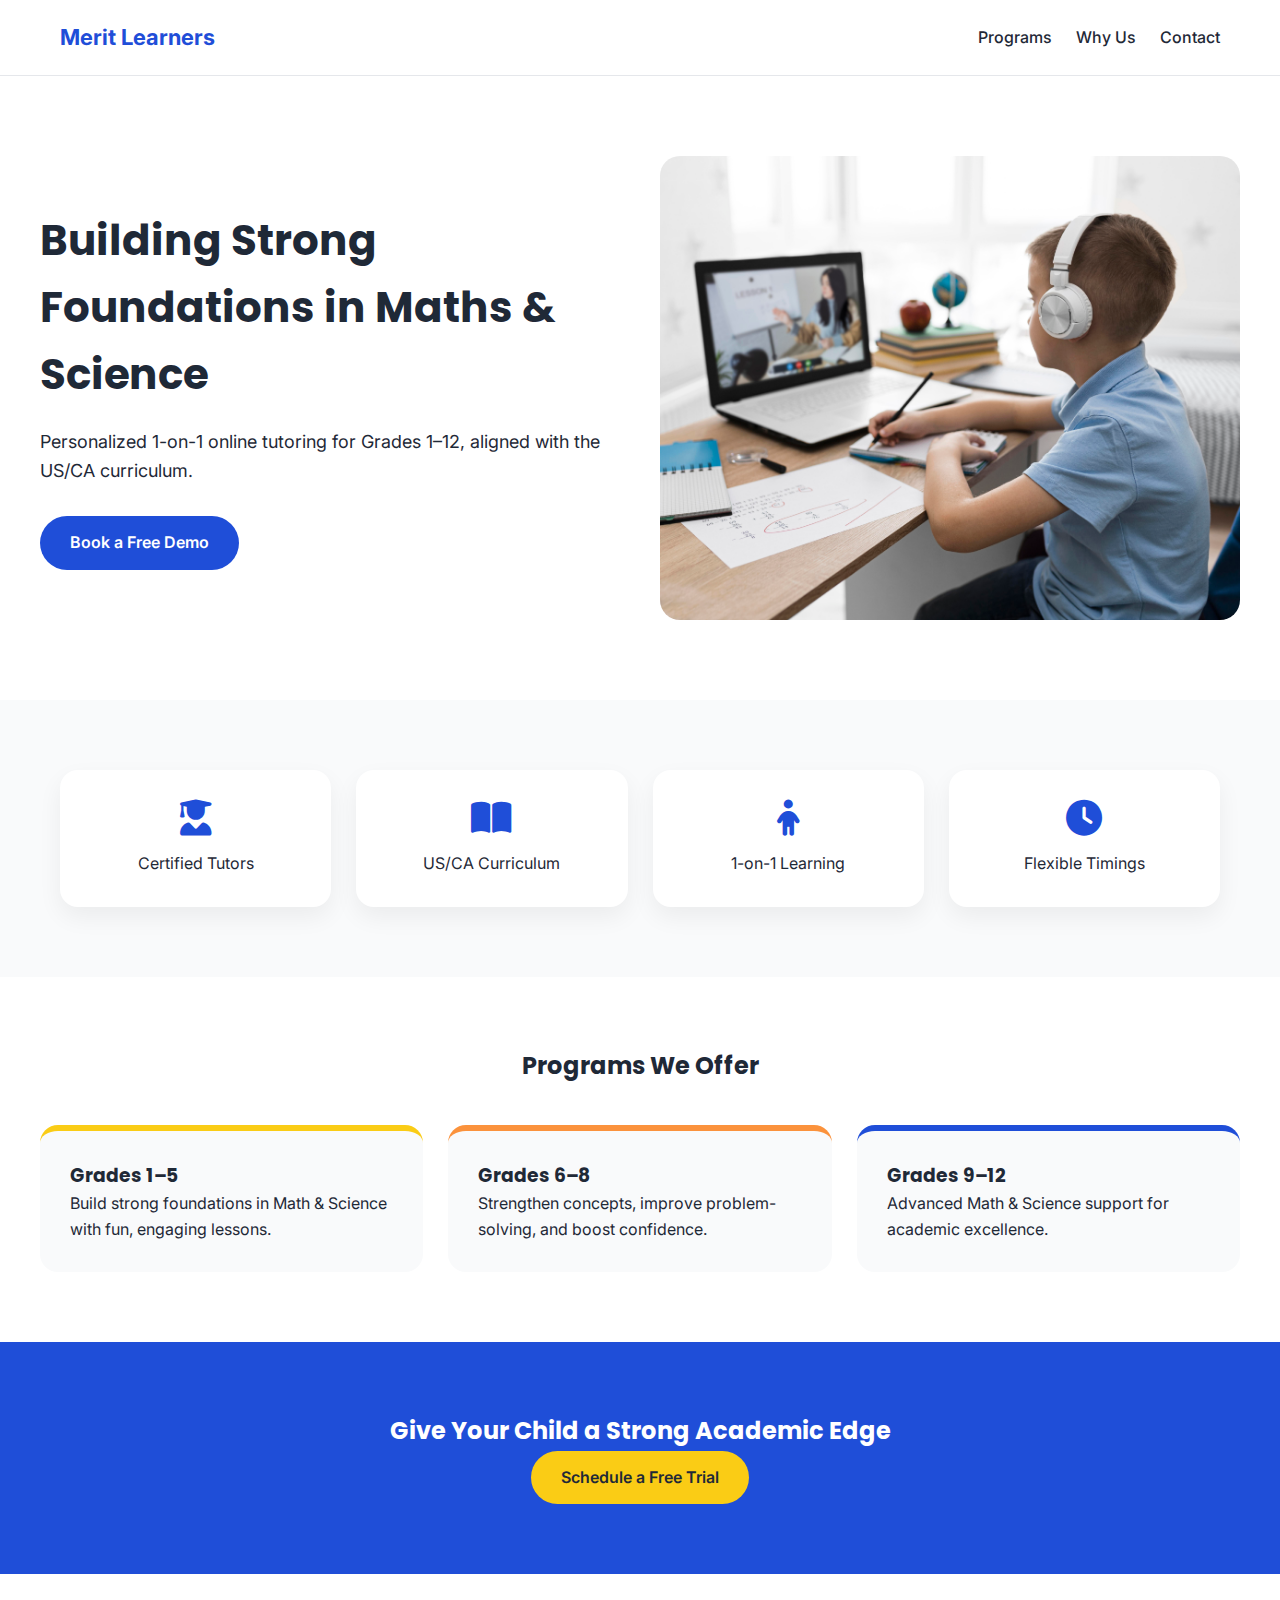
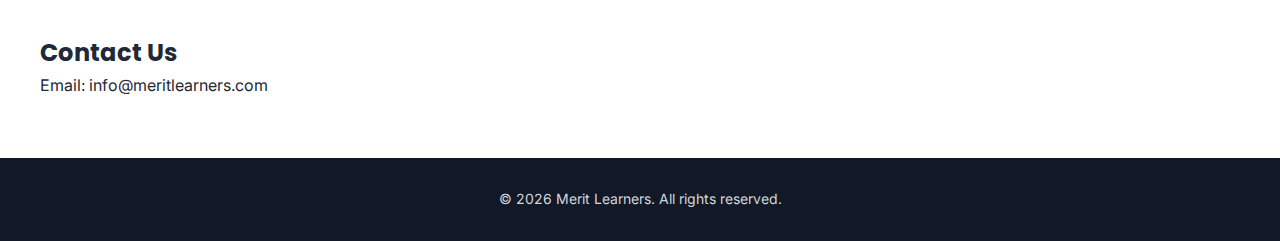
<file: index.html>
<!DOCTYPE html>
<html lang="en">
<head>
  <meta charset="UTF-8" />
  <meta name="viewport" content="width=device-width, initial-scale=1.0" />
  <title>Merit Learners | Online Maths & Science Tutoring</title>

  <!-- Fonts -->
  <link href="https://fonts.googleapis.com/css2?family=Poppins:wght@400;600;700&family=Inter:wght@400;500&display=swap" rel="stylesheet">

  <!-- Icons -->
  <link rel="stylesheet" href="https://cdnjs.cloudflare.com/ajax/libs/font-awesome/6.5.0/css/all.min.css">

  <style>
    :root {
      --primary: #1f4ed8;
      --yellow: #facc15;
      --orange: #fb923c;
      --dark: #1f2937;
      --light: #f9fafb;
    }

    * { margin: 0; padding: 0; box-sizing: border-box; }

    body {
      font-family: 'Inter', sans-serif;
      color: var(--dark);
      line-height: 1.6;
    }

    h1, h2, h3 { font-family: 'Poppins', sans-serif; }

    a { text-decoration: none; }

    .container {
      max-width: 1200px;
      margin: auto;
      padding: 0 20px;
    }

    /* HEADER */
    header {
      padding: 20px 0;
      border-bottom: 1px solid #e5e7eb;
    }

    header .container {
      display: flex;
      justify-content: space-between;
      align-items: center;
    }

    .logo {
      font-size: 22px;
      font-weight: 700;
      color: var(--primary);
    }

    nav a {
      margin-left: 20px;
      color: var(--dark);
      font-weight: 500;
    }

    /* HERO */
    .hero {
      display: grid;
      grid-template-columns: 1fr 1fr;
      gap: 40px;
      align-items: center;
      padding: 80px 0;
    }

    .hero h1 { font-size: 42px; margin-bottom: 20px; }
    .hero p { font-size: 18px; margin-bottom: 30px; }

    .btn {
      display: inline-block;
      background: var(--primary);
      color: white;
      padding: 14px 30px;
      border-radius: 30px;
      font-weight: 600;
      cursor: pointer;
    }

    .hero img {
      width: 100%;
      border-radius: 20px;
    }

    /* FEATURES */
    .features {
      background: var(--light);
      padding: 70px 0;
    }

    .feature-grid {
      display: grid;
      grid-template-columns: repeat(auto-fit, minmax(220px, 1fr));
      gap: 25px;
    }

    .card {
      background: white;
      padding: 30px;
      border-radius: 18px;
      text-align: center;
      box-shadow: 0 10px 25px rgba(0,0,0,0.06);
    }

    .card i {
      font-size: 36px;
      color: var(--primary);
      margin-bottom: 15px;
    }

    /* GRADES */
    .grades { padding: 70px 0; }

    .grade-grid {
      display: grid;
      grid-template-columns: repeat(auto-fit, minmax(260px, 1fr));
      gap: 25px;
    }

    .grade-card {
      padding: 30px;
      border-radius: 18px;
      background: var(--light);
      border-top: 6px solid var(--yellow);
    }

    .grade-card:nth-child(2) { border-color: var(--orange); }
    .grade-card:nth-child(3) { border-color: var(--primary); }

    /* CTA */
    .cta {
      background: var(--primary);
      color: white;
      padding: 70px 20px;
      text-align: center;
    }

    .cta .btn {
      background: var(--yellow);
      color: var(--dark);
    }

    /* FOOTER */
    footer {
      background: #111827;
      color: #d1d5db;
      padding: 30px;
      text-align: center;
      font-size: 14px;
    }

    /* MODAL */
    .modal {
      display: none;
      position: fixed;
      inset: 0;
      background: rgba(0,0,0,0.6);
      z-index: 1000;
    }

    .modal-content {
      background: white;
      max-width: 500px;
      margin: 8% auto;
      padding: 30px;
      border-radius: 16px;
      position: relative;
    }

    .close {
      position: absolute;
      right: 20px;
      top: 15px;
      font-size: 28px;
      cursor: pointer;
    }

    .trial-form {
      display: grid;
      gap: 15px;
    }

    .trial-form input,
    .trial-form select {
      padding: 14px;
      border-radius: 8px;
      border: 1px solid #d1d5db;
      font-size: 16px;
    }

    .trial-form button {
      background: var(--primary);
      color: white;
      padding: 14px;
      border-radius: 30px;
      border: none;
      font-weight: 600;
      cursor: pointer;
    }

    @media (max-width: 768px) {
      .hero {
        grid-template-columns: 1fr;
        text-align: center;
      }
    }
  </style>
</head>

<body>

<header>
  <div class="container">
    <div class="logo">Merit Learners</div>
    <nav>
      <a href="#programs">Programs</a>
      <a href="#why-us">Why Us</a>
      <a href="#contact">Contact</a>
    </nav>
  </div>
</header>

<section class="hero container">
  <div>
    <h1>Building Strong Foundations in Maths & Science</h1>
    <p>Personalized 1-on-1 online tutoring for Grades 1–12, aligned with the US/CA curriculum.</p>
    <a href="https://docs.google.com/forms/d/e/1FAIpQLSctXGGh9S11e9xSKfRraweeL87Kj_fOWJv5KuQ2dE2ONRZOwA/viewform"
   class="btn"
   target="_blank">
  Book a Free Demo
</a>

  </div>
  <img src="images/hero-student.jpg" alt="Online learning student">
</section>

<section class="features" id="why-us">
  <div class="container feature-grid">
    <div class="card"><i class="fa-solid fa-user-graduate"></i><p>Certified Tutors</p></div>
    <div class="card"><i class="fa-solid fa-book-open"></i><p>US/CA Curriculum</p></div>
    <div class="card"><i class="fa-solid fa-child"></i><p>1-on-1 Learning</p></div>
    <div class="card"><i class="fa-solid fa-clock"></i><p>Flexible Timings</p></div>
  </div>
</section>

<section class="grades container" id="programs">
  <h2 style="text-align:center;margin-bottom:40px;">Programs We Offer</h2>

  <div class="grade-grid">
    <div class="grade-card">
      <h3>Grades 1–5</h3>
      <p>
        Build strong foundations in Math & Science with fun, engaging lessons.
      </p>
    </div>

    <div class="grade-card">
      <h3>Grades 6–8</h3>
      <p>
        Strengthen concepts, improve problem-solving, and boost confidence.
      </p>
    </div>

    <div class="grade-card">
      <h3>Grades 9–12</h3>
      <p>
        Advanced Math & Science support for academic excellence.
      </p>
    </div>
  </div>
</section>

  </div>
</section>

<section class="cta">
  <h2>Give Your Child a Strong Academic Edge</h2>
  <a href="https://docs.google.com/forms/d/e/1FAIpQLSctXGGh9S11e9xSKfRraweeL87Kj_fOWJv5KuQ2dE2ONRZOwA/viewform"
   class="btn"
   target="_blank">
  Schedule a Free Trial
</a>

</section>

<section class="container" id="contact" style="padding:60px 0;">
  <h2>Contact Us</h2>
  <p>Email: info@meritlearners.com</p>
</section>

<footer>
  © 2026 Merit Learners. All rights reserved.
</footer>

<!-- MODAL -->
<div id="trialModal" class="modal">
  <div class="modal-content">
    <span class="close" onclick="closeModal()">&times;</span>
    <h2>Book a Free Trial Class</h2>

    <form class="trial-form"
  action="https://docs.google.com/forms/d/e/1FAIpQLSctXGGh9S11e9xSKfRraweeL87Kj_fOWJv5KuQ2dE2ONRZOwA/formResponse"
  method="POST"
  target="hidden_iframe"
  onsubmit="showSuccess();">

  <input name="entry.2005620554" placeholder="Student Name" required>

  <!-- GRADE (TEXT INPUT – NOT DROPDOWN) -->
  <input name="entry.1045781291"
         placeholder="Grade (e.g. Grades 1-5 / 6-8 / 9-12)"
         required>

  <!-- SUBJECT (TEXT INPUT – NOT DROPDOWN) -->
  <input name="entry.1065046570"
         placeholder="Subject (Maths / Science / Both)"
         required>

  <input type="email"
         name="entry.1166974658"
         placeholder="Parent Email"
         required>

  <input type="tel"
         name="entry.839337160"
         placeholder="Contact Number"
         required>

  <button type="submit">Book Free Trial</button>
</form>

<iframe name="hidden_iframe" style="display:none;"></iframe>

    <p id="successMessage" style="display:none; color:green; text-align:center; margin-top:15px;">
      ✅ Thank you! We will contact you shortly.
    </p>
  </div>
</div>

<script>
function showSuccess() {
  setTimeout(() => {
    document.querySelector(".trial-form").style.display = "none";
    document.getElementById("successMessage").style.display = "block";
  }, 800);
}
</script>


</body>
</html>
</file>
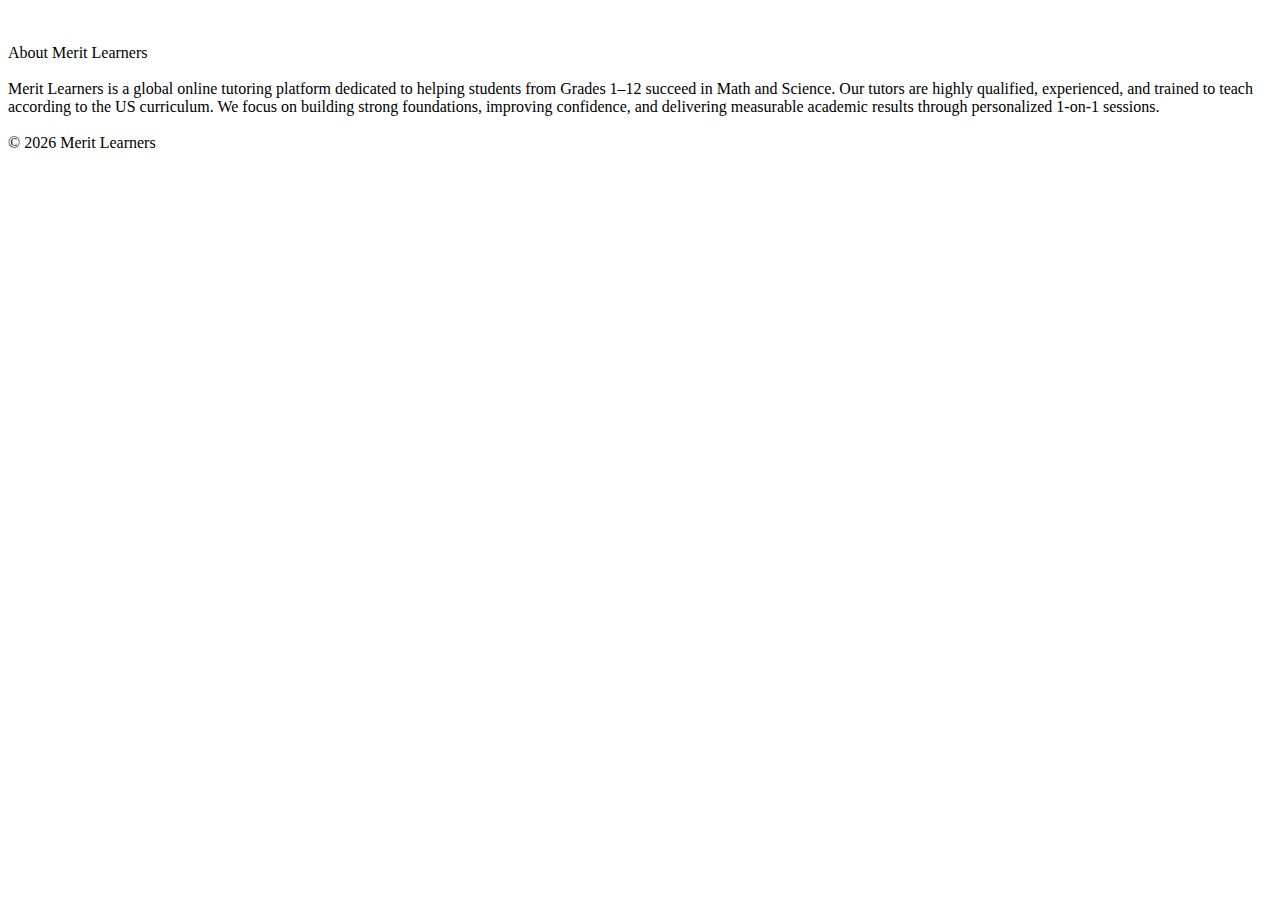
<file: about.html>
<!DOCTYPE html>
<link rel="stylesheet" href="css/style.css">
<br><br>
About Merit Learners
<br><br>
Merit Learners is a global online tutoring platform dedicated to helping students from Grades 1–12 succeed in Math and Science. Our tutors are highly qualified, experienced, and trained to teach according to the US curriculum.
We focus on building strong foundations, improving confidence, and delivering measurable academic results through personalized 1‑on‑1 sessions.
<br><br>
© 2026 Merit Learners
</file>
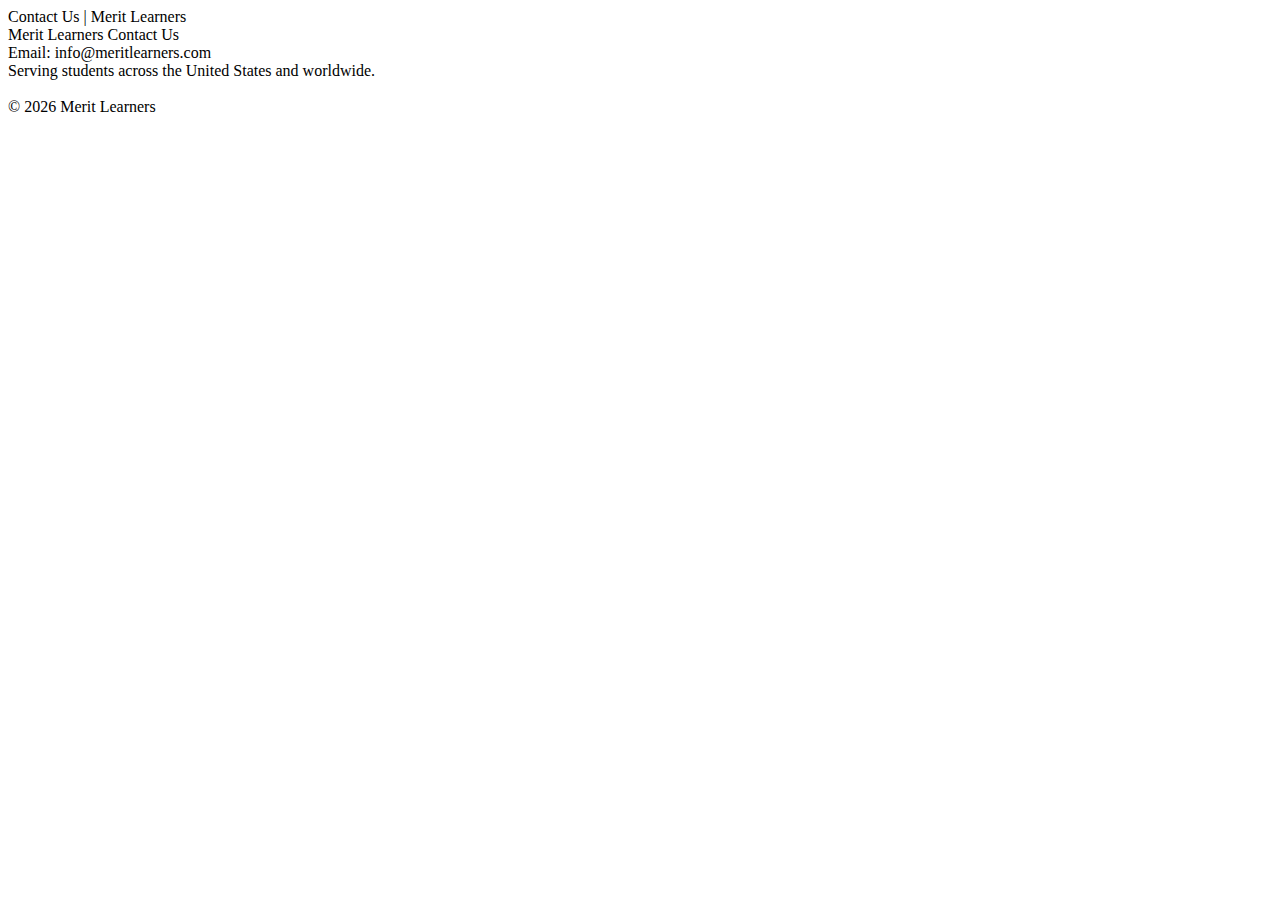
<file: contact.html>
<!DOCTYPE html>
Contact Us | Merit Learners
<br>
Merit Learners
Contact Us
<br>
Email: info@meritlearners.com
<br>
Serving students across the United States and worldwide.
<br> <br>
© 2026 Merit Learners
</file>
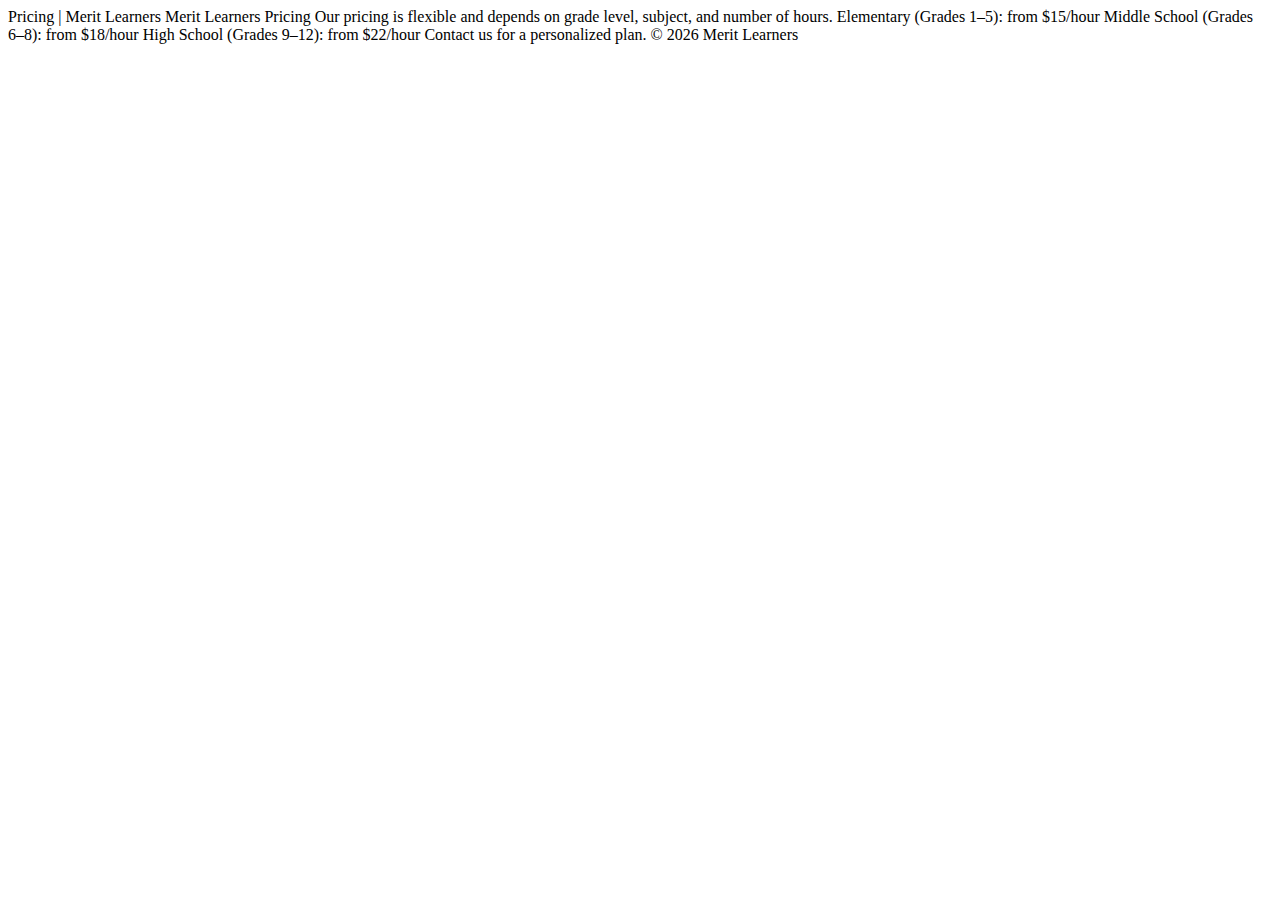
<file: pricing.html>
<!DOCTYPE html>
<link rel="stylesheet" href="css/style.css">
Pricing | Merit Learners

Merit Learners
Pricing
Our pricing is flexible and depends on grade level, subject, and number of hours.
Elementary (Grades 1–5): from $15/hour
Middle School (Grades 6–8): from $18/hour
High School (Grades 9–12): from $22/hour
Contact us for a personalized plan.
© 2026 Merit Learners
</file>
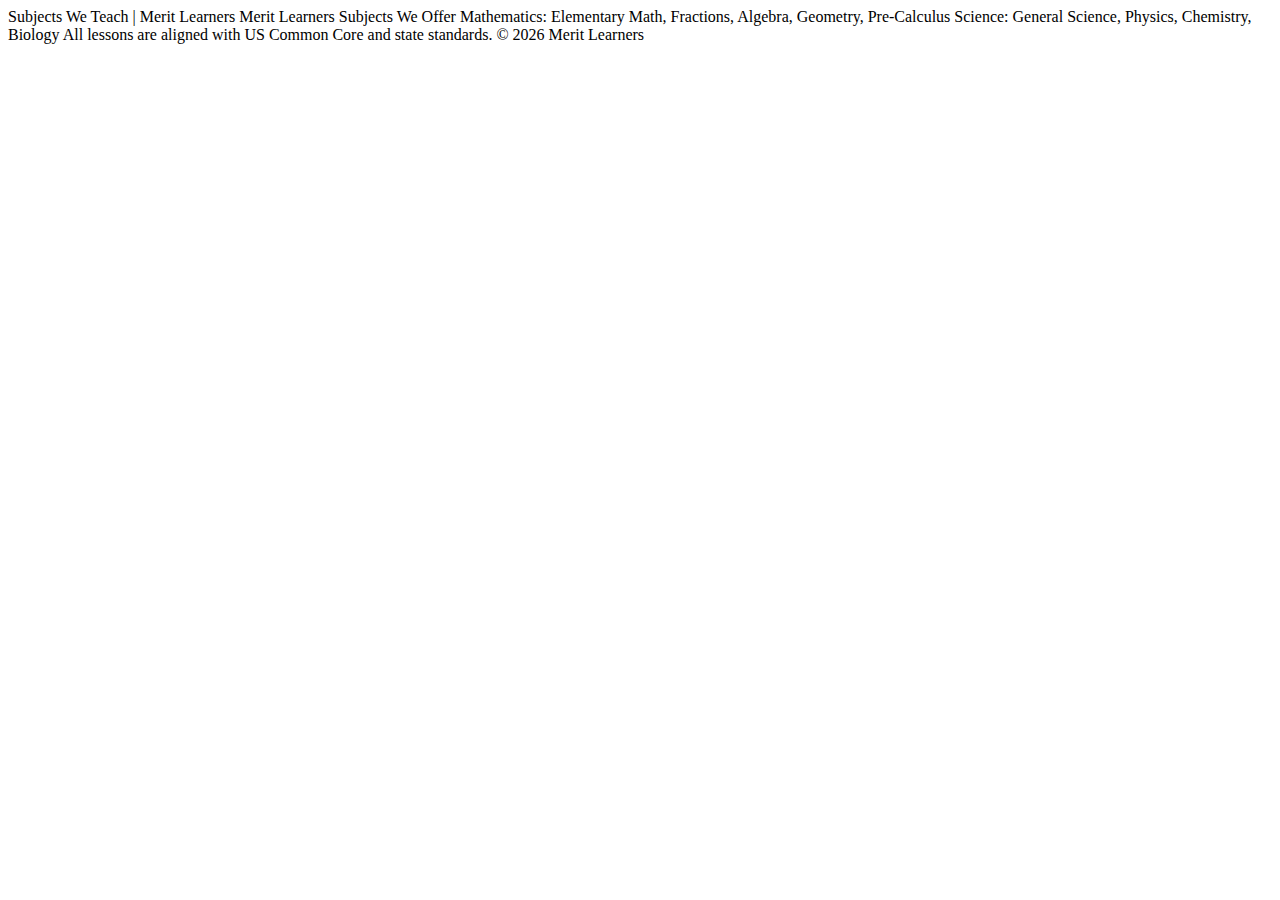
<file: subjects.html>
<!DOCTYPE html>
Subjects We Teach | Merit Learners

Merit Learners
Subjects We Offer
Mathematics: Elementary Math, Fractions, Algebra, Geometry, Pre‑Calculus
Science: General Science, Physics, Chemistry, Biology
All lessons are aligned with US Common Core and state standards.
© 2026 Merit Learners
</file>
<file: css/style.css>

</file>
